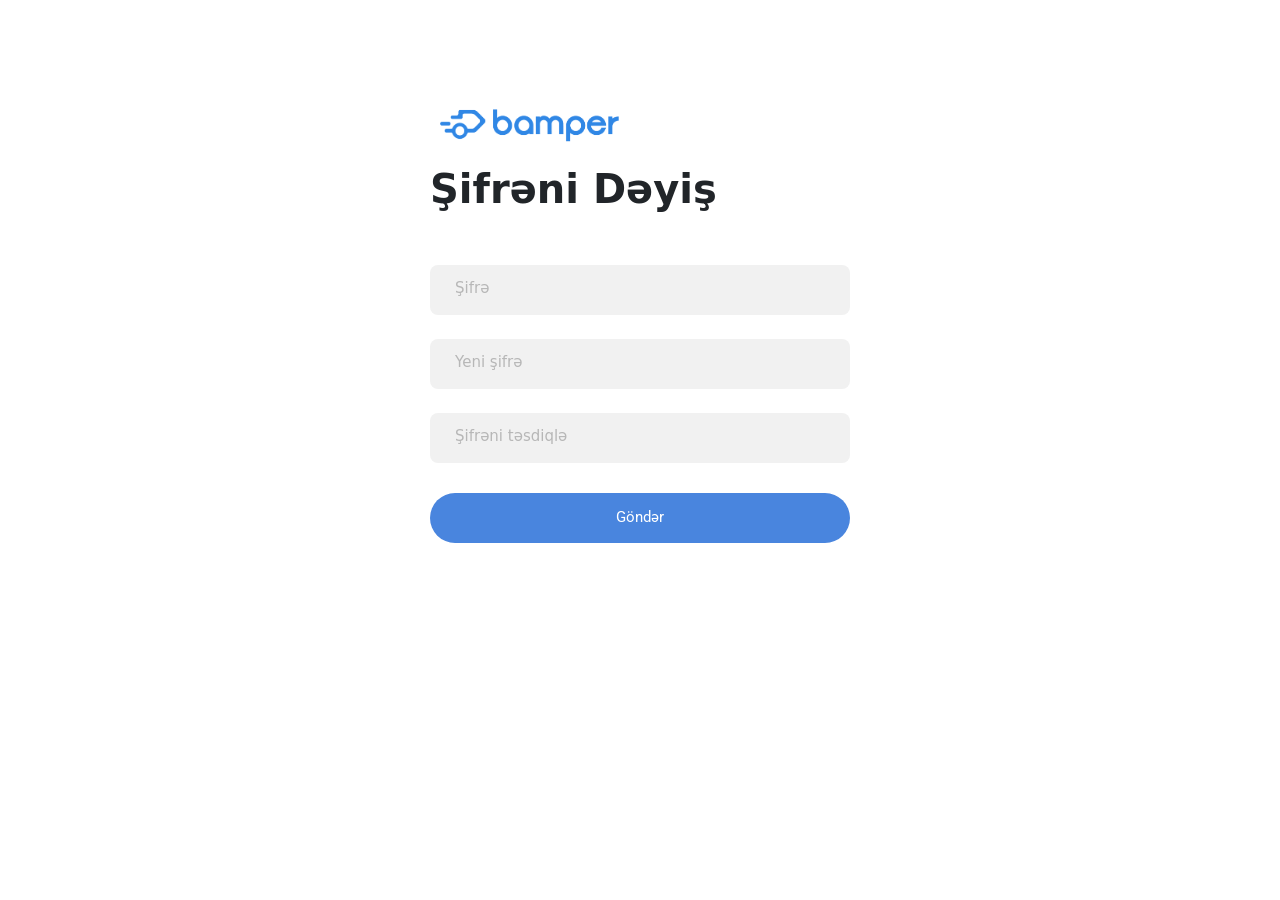
<file: autopart-change-password/change-password.html>
<!DOCTYPE html>
<html lang="en">
<head>
    <meta charset="UTF-8">
    <meta http-equiv="X-UA-Compatible" content="IE=edge">
    <link rel="icon" type="image/x-icon" href="./assets/img/Artboard 6@2x.png">
    <meta name="viewport" content="width=device-width, initial-scale=1.0">
    <link rel="stylesheet" href="./assets/style/style.css">
    <link rel="stylesheet" href="./assets/style/responsive.css">
    <link rel="stylesheet" href="https://cdn.jsdelivr.net/npm/bootstrap@5.2.3/dist/css/bootstrap.min.css"
        integrity="sha384-rbsA2VBKQhggwzxH7pPCaAqO46MgnOM80zW1RWuH61DGLwZJEdK2Kadq2F9CUG65" crossorigin="anonymous">
    <link rel="preconnect" href="https://fonts.googleapis.com">
    <link rel="preconnect" href="https://fonts.gstatic.com" crossorigin>
    <link
        href="https://fonts.googleapis.com/css2?family=Roboto:ital,wght@0,100;0,300;0,400;0,500;0,700;0,900;1,100;1,300;1,400;1,500;1,700;1,900&display=swap"
        rel="stylesheet">
    <title>Bamper | Forgot-Password</title>
</head>
<body>
    <main>
        <section>
            <div id="loginInputContainer">
                <form action="">
                    <div>
                        <img class="autopart-logo" src="./assets/img/smallblue.png" alt="">
                        <h1 class="login-center-text">Şifrəni Dəyiş</h1>
                    </div>
                    <div class="password-text-input">
                        <label for=""><b></b></label><br>
                        <input class="password-input" type="text" placeholder="Şifrə"> <br> <br>
                        <input class="password-input" type="text" placeholder="Yeni şifrə"> <br> <br>
                        <input class="password-input" type="text" placeholder="Şifrəni təsdiqlə">
                    </div>
                    <button class="login-button">Göndər</button>
                </form>  
            </div>
        </section>
    </main>
</body>
</html>
</file>
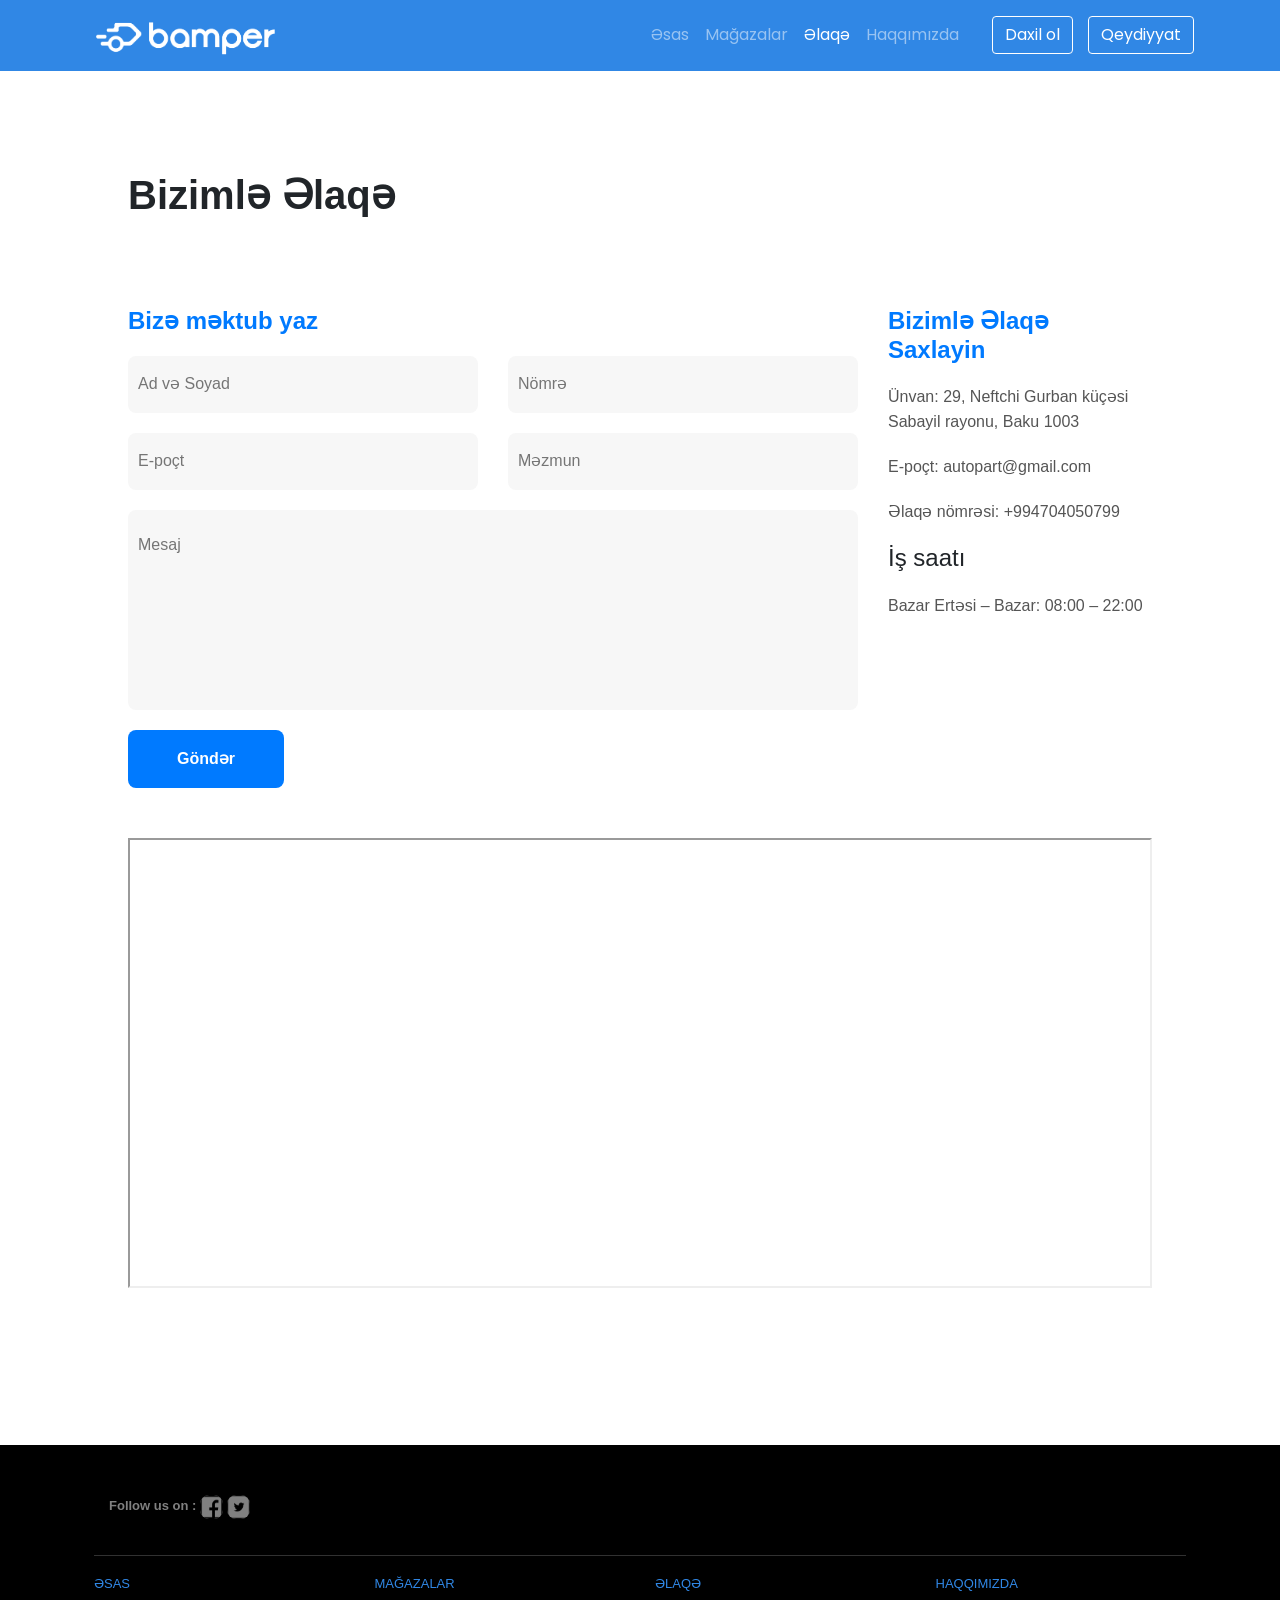
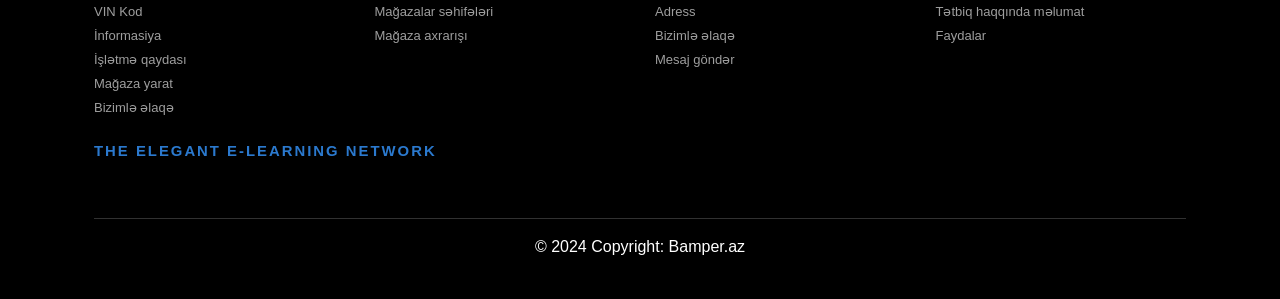
<file: AutoPart-Contact-Page/contact.html>
<!DOCTYPE html>
<html lang="en">
<head>
    <meta charset="UTF-8">
    <meta name="viewport" content="width=device-width, initial-scale=1.0">
    <link rel="stylesheet" href="../style.css">
    <link rel="stylesheet" href="../responsive.css">
    <link rel="stylesheet" href="./assets/style/contact.css">
    <link rel="stylesheet" href="./assets/style/contact-responsive.css">
    <title>Bamper | Contact</title>

    <link rel="preconnect" href="https://fonts.googleapis.com">
<link rel="preconnect" href="https://fonts.gstatic.com" crossorigin>
<link href="https://fonts.googleapis.com/css2?family=Poppins:ital,wght@0,100;0,200;0,300;0,400;0,500;0,600;0,700;0,800;0,900;1,100;1,200;1,300;1,400;1,500;1,600;1,700;1,800;1,900&display=swap" rel="stylesheet">
<link rel="stylesheet" href="https://cdn.jsdelivr.net/npm/bootstrap@4.5.3/dist/css/bootstrap.min.css" integrity="sha384-TX8t27EcRE3e/ihU7zmQxVncDAy5uIKz4rEkgIXeMed4M0jlfIDPvg6uqKI2xXr2" crossorigin="anonymous">
</head>
<body>
  
  <div style="background-color: #3087E5;">
    <nav id="navbar" class="navbar navbar-expand-lg navbar-dark container">
      <a class="navbar-brand" href="../index.html"><img src="./assets/imgs/smallwhite.png" alt=""></a>

      <button class="navbar-toggler" type="button" data-toggle="collapse" data-target="#navbarTogglerDemo01" aria-controls="navbarTogglerDemo01" aria-expanded="false" aria-label="Toggle navigation">
        <span class="navbar-toggler-icon"></span>
      </button>
      <div class="collapse navbar-collapse" id="navbarTogglerDemo01">
        <ul class="navbar-nav ml-auto mt-2 mt-lg-0">
          <li class="nav-item ">
            <a class="nav-link" href="../index.html">Əsas <span class="sr-only">(current)</span></a>
          </li>
          <li class="nav-item">
            <a class="nav-link" href="../autopart-magazine-list-main/autopart-magazine-list.html">Mağazalar</a>
          </li>
          <li class="nav-item  active">
            <a class="nav-link" href="../AutoPart-Contact-Page/contact.html">Əlaqə</a>
          </li>
          <li class="nav-item">
            <a class="nav-link" href="../aboutus.html">Haqqımızda</a>
          </li>
        </ul>
        <form class="form-inline my-2 my-lg-0">
          <button id="btnSignUp" class="btn btn-outline-success my-2 my-sm-0" type="submit"><a href="../autopart-login-main/log-in.html">Daxil ol</a></button>
          <button id="btnSignIn" class="btn btn-outline-success my-2 my-sm-0" type="submit"><a href="../register-html/user-register.html">Qeydiyyat</a></button>
        </form>
      </div>
    </nav>
  </div>
    <main>
        <section>
            <div class='contact_main'>
                <div class="contact-title">
                    <h1>Bizimlə Əlaqə</h1>
                </div>
                <div class='contact_main_container'>
                  <div class="contact_left">
                    <h2 id="contact">Bizə məktub yaz</h2>
                    <div class="name_phone">
                      <input type="text" ' placeholder='Ad və Soyad' />
                      <input type="text" placeholder='Nömrə ' />
                    </div>
                    <div class="name_phone">
                      <input type="email" placeholder='E-poçt' />
                      <input type="text" placeholder='Məzmun' />
                    </div>
                    <input class='message_inp' type="text" placeholder='Mesaj ' />
                    <button class='send_msg_btn'>Göndər</button>
                  </div>
                  <div class="contact_right">
                    <h2>Bizimlə Əlaqə Saxlayin</h2>
                    <p>Ünvan: 29, Neftchi Gurban küçəsi Sabayil rayonu, Baku 1003</p>
                    <p>E-poçt: autopart@gmail.com</p>
                    <p id="phone">Əlaqə nömrəsi: +994704050799</p>
                    <h5>İş saatı</h5>
                    <p>Bazar Ertəsi – Bazar: 08:00 – 22:00</p>
                  </div>
                </div>
                <div id="map"><iframe src="https://www.google.com/maps/embed?pb=!1m18!1m12!1m3!1d192.5301472918587!2d49.83606746568895!3d40.34887219842239!2m3!1f0!2f0!3f0!3m2!1i1024!2i768!4f13.1!3m3!1m2!1s0x40307dde4e9e9a99%3A0x3a901a1b82fab401!2sPASHA%20Technology!5e0!3m2!1sru!2saz!4v1698678818911!5m2!1sru!2saz" style="width: 100%; margin-left: auto; margin-right: auto;" height="450" style="border:0;" allowfullscreen="" loading="lazy" referrerpolicy="no-referrer-when-downgrade"></iframe></div>
              </div>
        </section>
    </main>


    <!-- ///////////footer//////////////// -->
        
      <!-- Footer -->
      <footer  class="footer text-center text-white">
        <!-- Grid container -->
        <div class="container p-4">
          <section class="">
            <form action="">
              <!--Grid row-->
              <div class="row-hr  main-footer " >
                <!--Grid column-->
                <div class="col-auto">
                  <p class="pt-2">
                    <strong class="Follow">Follow us on :</strong>
                    <a href=""><img style class="facebook-img" src="./assets/imgs/facebook (2).png" (2).png alt=""></a>
                    <a href=""><img class="facebook-img" src="./assets/imgs/twitter.png" alt=""></a>
                  </p>
                 
                </div>
                <div class="hr-footer">
                  
      
                </div>
                                
                <!--Grid column-->
      
                <!--Grid column-->
                <div class="col-md-5 col-12">
                  
                </div>
                <!--Grid column-->
      
                <!--Grid column-->
                <div class="col-auto">
                  
                </div>
                <!--Grid column-->
              </div>
              
              <!--Grid row-->
            </form>
          
          </section>
          <!-- Section: Form -->
      
          <!-- Section: Text -->
          
          <!-- Section: Text -->
      
          <!-- Section: Links -->
          <section class="">
            <!--Grid row-->
            <div class="row footer-text ">
              <!--Grid column-->
              <div class="col-lg-3 col-md-6 mb-4 mb-md-0 car-text"mio >
                <h5  class="text-uppercase">Əsas</h5>
      
                <ul  class="list-unstyled ;mb-0">
                  <li>
                    <a href="#header_main_text" class="text">VIN Kod</a>
                  </li>
                  <li>
                    <a href="#title" class="text">İnformasiya</a>
                  </li>
                  <li>
                    <a href="#title2" class="text">İşlətmə qaydası</a>
                  </li>
                  <li>
                    <a href="#title3" class="text">Mağaza yarat</a>
                  </li>
                  <li>
                    <a href="#title4" class="text">Bizimlə əlaqə</a>
                  </li>
      
                  
                </ul>
              </div>
              <!--Grid column-->
      
              <!--Grid column-->
              <div class="col-lg-3 col-md-6 mb-4 mb-md-0">
                <h5 class="text-uppercase">Mağazalar</h5>
      
                <ul class="list-unstyled mb-0">
                  <li>
                    <a href="../autopart-magazine-list-main/autopart-magazine-list.html#mainText" class="text">Mağazalar səhifələri</a>
                  </li>
                  <li>
                    <a href="../autopart-magazine-list-main/autopart-magazine-list.html#searchInput" class="text">Mağaza axrarışı</a>
                  </li>
                </ul>
              </div>
              <div class="col-lg-3 col-md-6 mb-4 mb-md-0">
                <h5 class="text-uppercase">Əlaqə</h5>
      
                <ul class="list-unstyled mb-0">
                  <li>
                    <a href="../AutoPart-Contact-Page/contact.html#map" class="text">Adress</a>
                  </li>
                  <li>
                    <a href="../AutoPart-Contact-Page/contact.html#phone" class="text">Bizimlə əlaqə</a>
                  </li>
                  <li>
                    <a href="../AutoPart-Contact-Page/contact.html#contact" class="text">Mesaj göndər</a>
                  </li>
                </ul>
              </div>
              <!--Grid column-->
      
              <!--Grid column-->
              <div class="col-lg-3 col-md-6 mb-4 mb-md-0">
                <h5 class="text-uppercase">Haqqımızda</h5>
      
                <ul class="list-unstyled mb-0">
                  <li>
                    <a href="../index-result/aboutus.html#welcome" class="text">Tətbiq haqqında məlumat</a>
                  </li>
                  <li>
                    <a href="../index-result/aboutus.html#Driver" class="text">Faydalar</a>
                  </li>
      
                </ul>
              </div>
              <!--Grid column-->
            </div>
            <!--Grid row-->
          </section>
          <!-- Section: Links -->
          <div class="container_top">
            <p class="text-elegant">THE ELEGANT E-LEARNING NETWORK</p>
          </div>
          <div class="text-center p-3" style="background-color: rgba(0, 0, 0, 0.2);">
            © 2024 Copyright:
            <a class="text-white" href="">Bamper.az</a>
          </div>
        </div>
        <!-- Grid container -->
        
      
        
        <!-- Copyright -->
       
        <!-- Copyright -->
      </footer>
      <!-- Footer -->

</body>
</html>
</file>
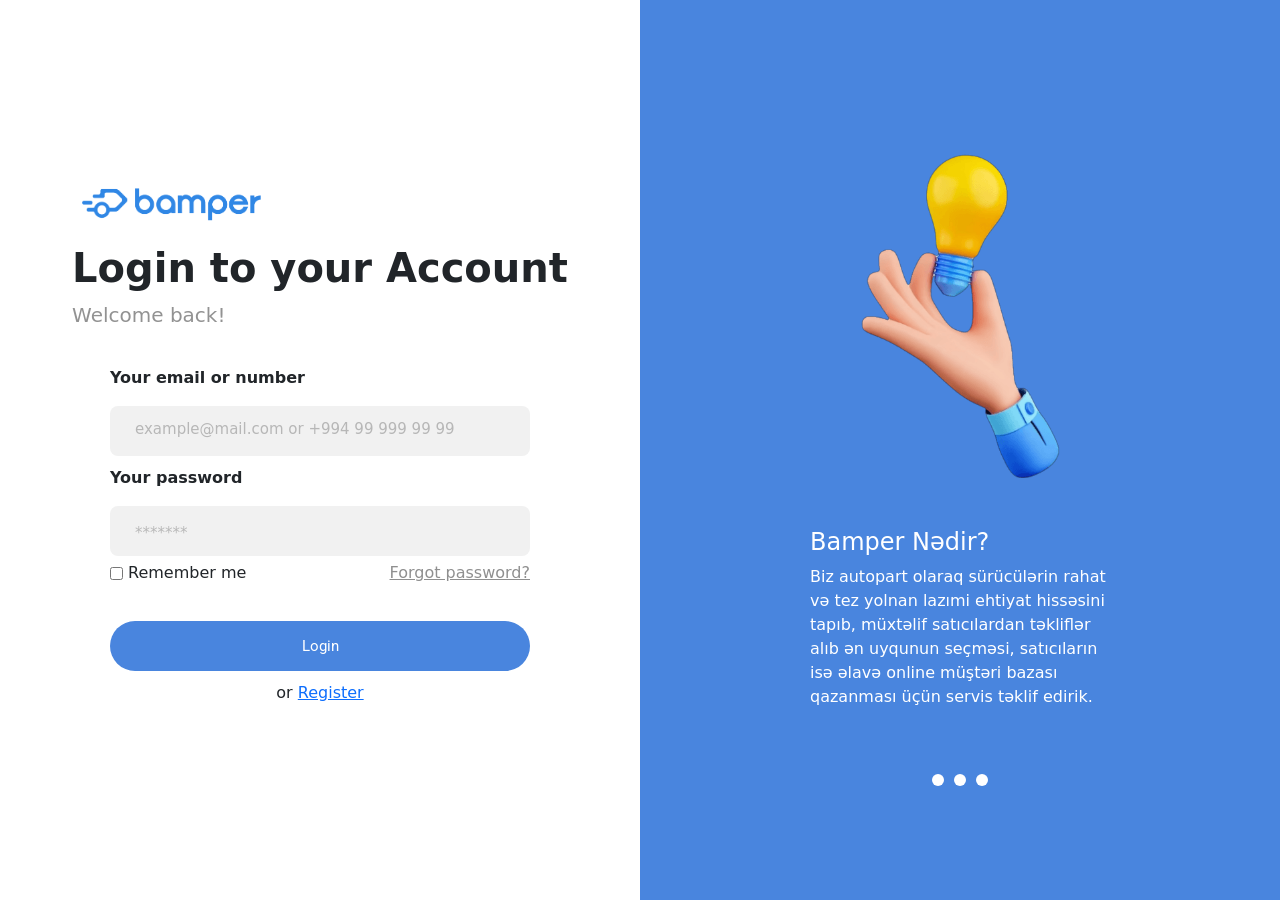
<file: autopart-login-main/log-in.html>
<!DOCTYPE html>
<html lang="en">

<head>
    <meta charset="UTF-8">
    <meta name="viewport" content="width=device-width, initial-scale=1.0">
    <title>Bamper | Login</title>
    <link rel="icon" type="image/x-icon" href="./img/Artboard 6@2x.png">
    <link rel="stylesheet" href="log-in.css">
    <link rel="stylesheet" href="log-in-responsive.css">
    <link rel="stylesheet" href="https://cdn.jsdelivr.net/npm/bootstrap@5.2.3/dist/css/bootstrap.min.css"
        integrity="sha384-rbsA2VBKQhggwzxH7pPCaAqO46MgnOM80zW1RWuH61DGLwZJEdK2Kadq2F9CUG65" crossorigin="anonymous">
    <link rel="preconnect" href="https://fonts.googleapis.com">
    <link rel="preconnect" href="https://fonts.gstatic.com" crossorigin>
    <link
        href="https://fonts.googleapis.com/css2?family=Roboto:ital,wght@0,100;0,300;0,400;0,500;0,700;0,900;1,100;1,300;1,400;1,500;1,700;1,900&display=swap"
        rel="stylesheet">
</head>

<body>
    <header>
        <div class="container-fluid">
            <div class="row">
                <div id="loginInputContainer" class="col-md-6">
                    <div class="logo-text-container">
                        <a href="../index.html"><img class="autopart-logo" src="./img/smallblue.png" alt=""></a>
                        <h1 class="login-center-text">Login to your Account</h1>
                        <p class="welcome-back-text">Welcome back!</p>
                    </div>
                    <div class="email-text-input">
                        <p class="email-text"><b>Your email or number</b></p>
                        <input class="email-input" type="text" placeholder="example@mail.com or +994 99 999 99 99">
                    </div>
                    <div class="password-text-input">
                        <p class="password-text"><b>Your password</b></p>
                        <input class="password-input" type="password" placeholder="*******">
                    </div>
                    <div class="remember-me-or-forget-password">
                        <div class="remember-me">
                            <input type="checkbox">
                            <p>Remember me</p>
                        </div>
                        <a href="#">Forgot password?</a>
                    </div>
                    <button class="login-button">Login</button>
                    <p class="register-click">or <a href="#">Register</a></p>
                </div>
                <div id="loginSliderContainer" class="col-md-6">
                    <div class="slider-container">
                        <div class="slider">
                            <div class="slide slide1">
                                <img class="slide-img about-autopart" src="./img/[removal.ai]_d2257089-9ec1-41bd-b066-d3e25f9bc0df-screenshot-35.png" alt="">
                                <h4>Bamper Nədir?</h4>
                                <p>Biz autopart olaraq sürücülərin rahat və tez yolnan lazımi ehtiyat hissəsini tapıb,
                                    müxtəlif satıcılardan təkliflər alıb ən uyqunun seçməsi, satıcıların isə əlavə
                                    online müştəri bazası qazanması üçün servis təklif edirik.</p>
                            </div>
                            <div class="slide slide2">
                                <img class="slide-img"  src="./img/[removal.ai]_671459a6-2d19-489c-a404-18356b1854ca-screenshot-39.png" alt="">
                                <h4>Bamper-da satıcı olmağın faydaları:</h4>
                                <p>Pulsuz mağaza yaradmaq imkanı
                                    Limitsiz təkliflər göndərmək imkanı
                                    Onlayn müştəri bazası qazan.</p>
                            </div>
                            <div class="slide slide3">
                                <img class="slide-img"  src="./img/[removal.ai]_e33a9157-0dad-4698-8ec0-b126193dfa33-screenshot-37.png" alt="">
                                <h4>Bamper-da alıcı olmağın faydaları:</h4>
                                <p>Artıq mağazaları gəzməyə ehtiyac yoxdur
                                    Ən uyğun razılaşma ilə lazım olan hissəni tapın
                                    Böyük çeşid sayı,fərqli satıcılardan hamısı bir platformada.</p>
                            </div>
                        </div>
                        <div class="controls">
                            <button class="slide-button" data-slide-index="1"></button>
                            <button class="slide-button" data-slide-index="2"></button>
                            <button class="slide-button" data-slide-index="3"></button>
                        </div>
                    </div>
                </div>
            </div>
        </div>
    </header>
    <script src="log-in.js"></script>
    <script src="https://cdn.jsdelivr.net/npm/bootstrap@5.2.3/dist/js/bootstrap.min.js"
        integrity="sha384-cuYeSxntonz0PPNlHhBs68uyIAVpIIOZZ5JqeqvYYIcEL727kskC66kF92t6Xl2V"
        crossorigin="anonymous"></script>
</body>

</html>
</file>
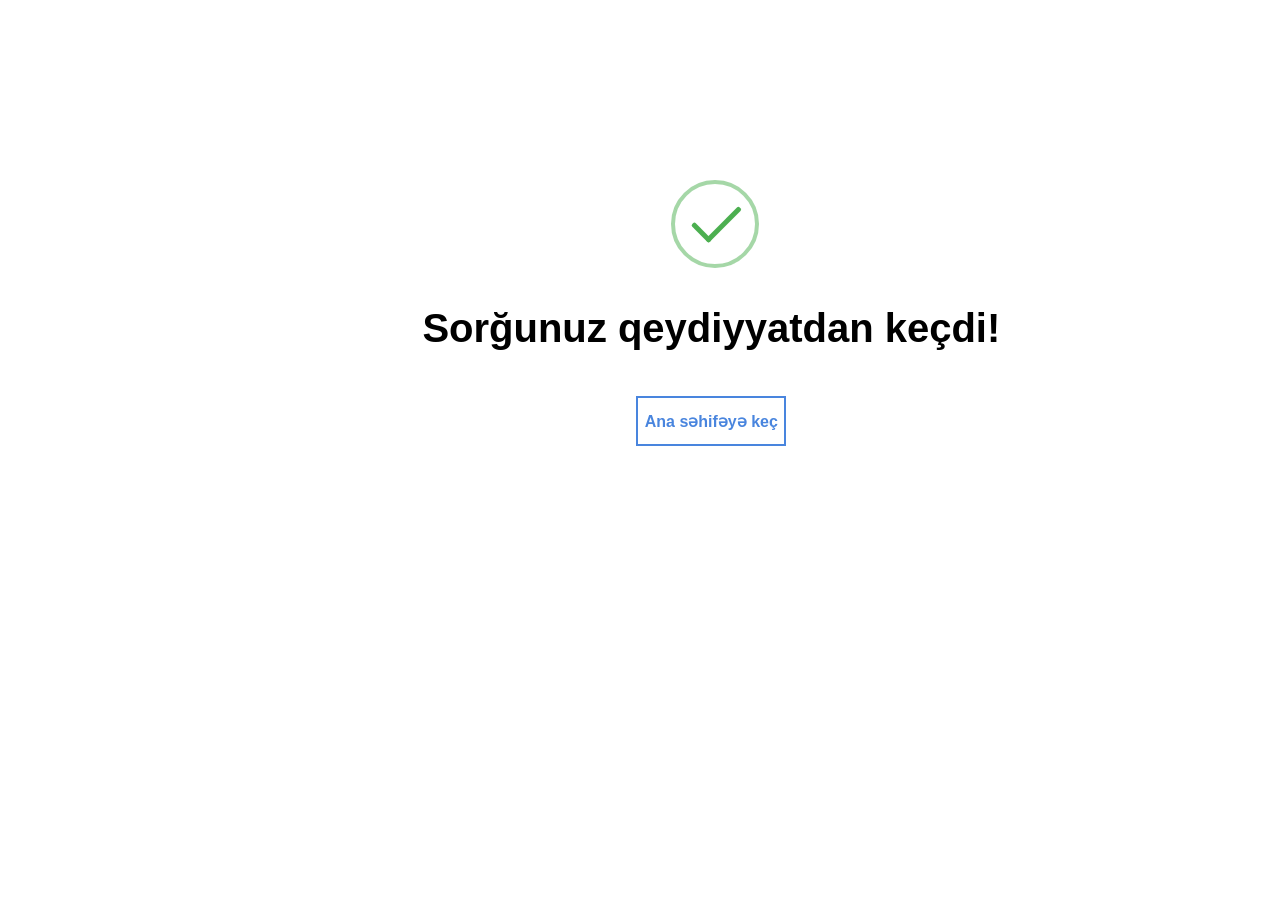
<file: bamper-success-page/success.html>
<!DOCTYPE html>
<html lang="en">
<head>
    <meta charset="UTF-8">
    <meta http-equiv="X-UA-Compatible" content="IE=edge">
    <meta name="viewport" content="width=device-width, initial-scale=1.0">
    <link rel="stylesheet" href="./success.css">
    <title>Document</title>
</head>
<body>
    <div class="alert-popup-container">
        <div class="success-checkmark">
          <div class="check-icon">
            <span class="icon-line line-tip"></span>
            <span class="icon-line line-long"></span>
            <div class="icon-circle"></div>
            <div class="icon-fix"></div>
          </div>
        </div>
        <div class="alert-popup-title"></div>
        <div class="alert-popup-message">
          Sorğunuz qeydiyyatdan keçdi!
        </div>
        <div class="alert-popup-confirm">
            <button onclick="navigateToHomePage()">Ana səhifəyə keç</button>
        </div>
      </div>

    <script src="./success.js"></script>
</body>
</html>
</file>
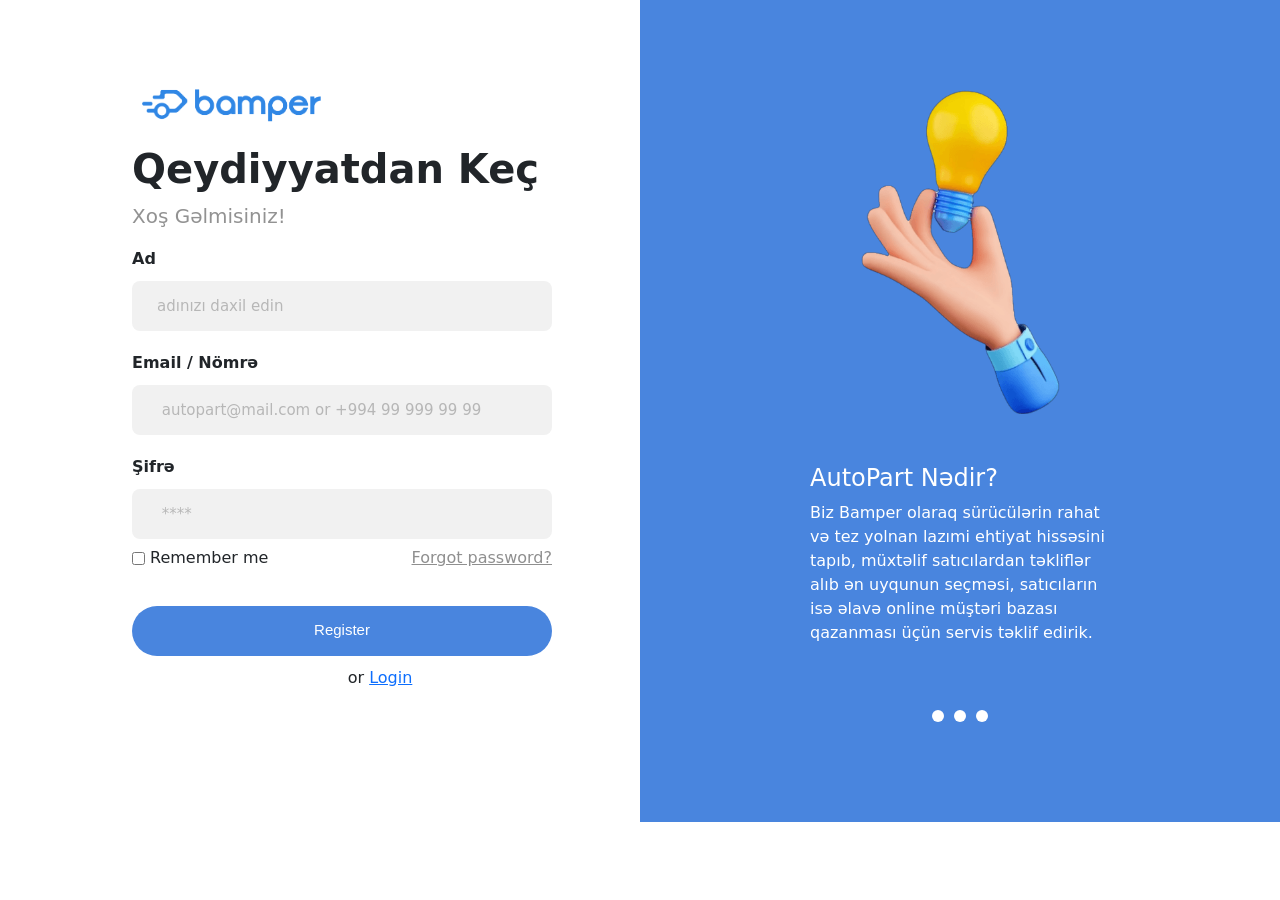
<file: register-html/user-register.html>
<!DOCTYPE html>
<html lang="en">
<head>
    <meta charset="UTF-8">
    <meta name="viewport" content="width=device-width, initial-scale=1.0">
    <title>AutoPart | Register</title>
    <link rel="stylesheet" href="register-resp.css">
    <link rel="stylesheet" href="register.css">

    <link href="https://cdn.jsdelivr.net/npm/bootstrap@5.0.2/dist/css/bootstrap.min.css" rel="stylesheet" integrity="sha384-EVSTQN3/azprG1Anm3QDgpJLIm9Nao0Yz1ztcQTwFspd3yD65VohhpuuCOmLASjC" crossorigin="anonymous">

    <link rel="icon" type="image/x-icon" href="./img/Artboard 6@2x.png">
</head>
<body>
    <header>

        <div class="container-fluid">
            <div class="row">
                <div  class="col-md-6">
                    <div class="logininput">
                        <form action="" class="reg-login-form">
                            <a href="../index.html"><img style="width: 200px;" class="autopart-logo" src="./img/smallblue.png" alt=""></a>
                            <h1 class="login-center-text">Qeydiyyatdan Keç</h1>
                            <p class="welcome-back-text">Xoş Gəlmisiniz!</p>

                            <div class="full-name">
                                <label for=""><b>Ad</b></label><br>
                                <input type="text" class="email-input" placeholder="adınızı daxil edin" >
                            </div>

                            <div  class="email">
                                <label for=""><b>Email / Nömrə</b></label><br>
                                <input type="text" class="email-input" placeholder=" autopart@mail.com or +994 99 999 99 99">
                            </div>

                            <div class="email">
                                <label for=""><b>Şifrə </b></label><br>
                                <input type="password" class="email-input" placeholder=" **** ">
                            </div>

                            <div class="remember-me-or-forget-password">
                                <div class="remember-me">
                                    <input type="checkbox">
                                    <p>Remember me</p>
                                </div>
                                <a href="#">Forgot password?</a>
                            </div>
                            <button class="login-button register">Register</button>
                            <p style="text-align: center;" class="register-click">or <a href="#">Login</a></p>
                        </form>

                    </div>
                </div>



                <div id="loginSliderContainer" class="col-md-6">
                    <div class="slider-container">
                        <div class="slider">
                            <div class="slide slide1">
                                <img class="slide-img about-autopart" src="./img/[removal.ai]_d2257089-9ec1-41bd-b066-d3e25f9bc0df-screenshot-35.png" alt="">                                <h4>AutoPart Nədir?</h4>
                                <p>Biz Bamper olaraq sürücülərin rahat və tez yolnan lazımi ehtiyat hissəsini tapıb,
                                    müxtəlif satıcılardan təkliflər alıb ən uyqunun seçməsi, satıcıların isə əlavə
                                    online müştəri bazası qazanması üçün servis təklif edirik.</p>
                            </div>
                            <div class="slide slide2">
                                <img class="slide-img"  src="./img/[removal.ai]_671459a6-2d19-489c-a404-18356b1854ca-screenshot-39.png" alt="">
                                <h4>Bamper-da satıcı olmağın faydaları:</h4>
                                <p>Pulsuz mağaza yaradmaq imkanı
                                    Limitsiz təkliflər göndərmək imkanı
                                    Onlayn müştəri bazası qazan.</p>
                            </div>
                            <div class="slide slide3">
                                <img class="slide-img"  src="./img/[removal.ai]_e33a9157-0dad-4698-8ec0-b126193dfa33-screenshot-37.png" alt="">
                                <h4>Bamper-da alıcı olmağın faydaları:</h4>
                                <p>Artıq mağazaları gəzməyə ehtiyac yoxdur
                                    Ən uyğun razılaşma ilə lazım olan hissəni tapın
                                    Böyük çeşid sayı,fərqli satıcılardan hamısı bir platformada.</p>
                            </div>
                        </div>
                        <div class="controls">
                            <button class="slide-button" data-slide-index="1"></button>
                            <button class="slide-button" data-slide-index="2"></button>
                            <button class="slide-button" data-slide-index="3"></button>
                        </div>
                    </div>
                </div>
            </div>
        </div>
        
    </header>




<script src="register.js"></script>

<script src="https://cdn.jsdelivr.net/npm/bootstrap@5.0.2/dist/js/bootstrap.bundle.min.js" integrity="sha384-MrcW6ZMFYlzcLA8Nl+NtUVF0sA7MsXsP1UyJoMp4YLEuNSfAP+JcXn/tWtIaxVXM" crossorigin="anonymous"></script>
<script src="https://cdn.jsdelivr.net/npm/@popperjs/core@2.9.2/dist/umd/popper.min.js" integrity="sha384-IQsoLXl5PILFhosVNubq5LC7Qb9DXgDA9i+tQ8Zj3iwWAwPtgFTxbJ8NT4GN1R8p" crossorigin="anonymous"></script>
<script src="https://cdn.jsdelivr.net/npm/bootstrap@5.0.2/dist/js/bootstrap.min.js" integrity="sha384-cVKIPhGWiC2Al4u+LWgxfKTRIcfu0JTxR+EQDz/bgldoEyl4H0zUF0QKbrJ0EcQF" crossorigin="anonymous"></script>

</body>
</html>
</file>
<file: autopart-change-password/assets/style/style.css>
* {
    margin: 0;
    padding: 0;
    box-sizing: border-box;
  }
  
  body {
    font-family: 'Roboto', sans-serif;
  }
    
  :root {
    --blue: rgb(73, 133, 222);
    --white: #fff;
    --black: #333;
    --grey: #e4e3e3;
    --grey2: #8f8f8f;
    --shadow: #929292;
  }

  main {
    width: 100%;
    height: 100vh;
  }

  section {
    width: 100%;
    height: 100vh;
}
  
  #loginInputContainer {
    align-items: center;
    display: flex;
    flex-direction: column;
    justify-content: center;
    padding-top: 100px;
  }

  .autopart-logo {
    width: 200px;
  }
  
  .login-center-text {
    font-size: 40px;
    font-weight: 700;
    padding-top: 20px;
  }
  
  .welcome-back-text {
    font-size: 20px;
    color: var(--shadow);
  }
  
  .password-text-input {
    padding-top: 20px;
    padding-bottom: 10px;
  }

  label {
    margin-bottom: 8px;
  }
  
  .password-input {
    width: 420px;
    height: 50px;
    border-radius: 8px;
    border: none;
    background-color: rgb(241, 241, 241);
    outline: none;
    padding-left: 25px;
    font-size: 15px;
  }

  .password-input{
    padding-bottom: 3px;
  }
  
  
  .password-input::placeholder{
    color: #b7b7b7;
  }
    
  .login-button {
    width: 420px;
    height: 50px;
    border-radius: 25px;
    outline: none;
    border: none;
    margin-top: 20px;
    background-color: var(--blue);
    color: var(--white);
    font-family: 'Roboto', sans-serif;
    font-size: 15px;
    margin-bottom: 10px;
  }
</file>
<file: autopart-change-password/assets/style/responsive.css>
@media screen and (max-width: 449px) {

    input, button {
        max-width: 320px;
    }
}

@media (min-width: 320px) and (max-width: 449px) {

    input, button {
        max-width: 290px;
    }
}

@media screen and (max-width: 320px) {

    input, button {
        max-width: 265px;
    }
}

/* @media (min-width: 280px) and (max-width: 359px) {

    input, button {
        max-width: 260px;
    }
} */
</file>
<file: style.css>
*{
    margin: 0;
    padding: 0;
    box-sizing: border-box;
}
body{
    font-size: 20px;
    font-family: 'Poppins', sans-serif;
}
:root{
    --blue:rgb(73, 133, 222);
    --white: #fff;
    --black: #000;
    --grey:#f1f1f1;
    --shadow:#929292;
}
header{
    width: 100%;
    height: 80vh;
}
.navbar-nav{
    margin-left: auto;
    padding-right: 25px;
}
#navbar {
    width: 100%;
    font-family: 'Poppins', sans-serif;
    z-index: 1;
    background-color: var(--white);
    
    background: transparent;

}

.navbar-brand img{
    width: 200px;
}
#btnSignUp, #btnSignIn{
    border: 1px solid var(--white);
    color: var(--white);
    font-family: 'Poppins', sans-serif;
}

#btnSignUp a, #btnSignIn a{
    text-decoration: none;
    color: white;
}

#btnSignUp{
    margin-right: 15px;
}

#btnSignUp:hover,
#btnSignIn:hover {
    background-color: var(--white);
}

#btnSignUp:hover a,
#btnSignIn:hover a {
    text-decoration: none;
    color: var(--blue);
    transition: 0.5s;
}

.header_main{
    background-image: url(./img/background1-removebg.png);
    background-repeat: no-repeat;
    background-size: cover;
    background-position: top;
    height: 130vh;
}
.header_main_text_h1, .header_main_text_p{
    color: var(--white);
    text-align: center;
    margin-top: 10px;
}
.header_main_text_p{
    font-size: 22px;
}
.check-icon {
    width: 14px;
    margin-top: -5px;
}
.header_main_text_h1{
    font-size: 60px;
    font-weight: 700;
}
 .main_right_container p, .main_table td{
    font-size: 120%;
}
.search_and_select, .header_search_input{
    width: 606px;
}
.search_and_select{
    margin-left: auto;
    margin-right: auto;
    margin-top: 40px;
}
.header_search_input {
    height: 50px;
    background-color: var(--white);
    border-radius: 8px;
    display: flex;
    align-items: center;  
}
.header_search_input input{
    height: 50px;
    width: 550px;
    background: none;
    border: none;
    font-family: 'Poppins', sans-serif;
    /* font-size: 110%; */
    padding-left: 25px;
    outline: none;
    
}
.vin_filter_btn{
    margin-top: 10px;
    width: 170px;
    border: none;
    background: none;
    font-family: 'Poppins', sans-serif;
    color: var(--white);
    margin-bottom: 40px;
    outline: none !important;
}
.btn-container {
    text-align: end;
}
.vin_filter_btn:hover{
   background-color: var(--white);
    color: var(--blue);
    border-radius: 8px; 
    transition: 0.5s;
}

#headerFilters{
  transition: opacity 0.8s ease-in-out;  
}

.header_option{
    font-family: 'Poppins', sans-serif;
    color: var(--black);
    border: none;
    background: none;
}

.visible {
    color: var(--white);
    font-size: 16px;
    display: flex;
    gap: 20px;
    opacity: 1;
    max-height: 1000px;
    overflow: visible;
    transition: opacity 0.8s ease-in-out, max-height 0.8s ease-in-out;
    justify-content: center;
}

.hidden {
    opacity: 0;
    max-height: 0;
    overflow: hidden;
    transition: opacity 0.8s ease-in-out, max-height 0.8s ease-in-out;
}
.filter_mark, .filter_model, .filter_type{
    width: 180px;
    height: 50px;
    border-radius: 8px;
    border: none;
    font-family: 'Poppins', sans-serif;
    padding-left: 10px;
    padding-right: 10px;
    font-size: 120%;
    color: var(--shadow);
}
.filter_model, .filter_type{
    margin-left: 25px;
}




/* ///////footer//////// */
.footer{
    background-color: #000;
    z-index: 0;
    margin-top: 100px;
}

.Follow{
    color: grey;
    font-size: 13px;
}

.row-hr{
    display: flex;
    -ms-flex-wrap: wrap;
    flex-wrap: wrap;
    margin-top: 18px;
}
.facebook-img{
    width: 23px;
    height: 24px;
    background-color: grey;
    border-radius: 9px;   
}
.facebook-img:hover{
   background-color: rgb(188, 188, 188);
}
.pt-2{
    color: grey; 
    font-size: 13px;
}
.text-uppercase{
    color:#026f0abf; 
}
.text{
    color: #9e9e9e;
    text-decoration: none;
    font-size: 13px;
}

.text:hover {
    color: #ffffff;
    text-decoration: none;
}
.main-footer{
    justify-content: space-between;
    max-width: 90%;
    margin-left: auto;
   margin-right: auto;
    border-bottom: 1px solid #fff; 
}
.footer-text{
    text-align: left; 
    padding-top: 20px;
    margin-right: -64px;
    margin-left: 68px;
}

.hr-footer{
    margin-left: auto;
    margin-right: auto;
    border-top: 1px solid #fff; 
}
svg {
    width: 135px;
    height: 50px;
}
.text-toptests{
    text-decoration: none;
    color: #9e9e9e;
    font-family: npr4logo;
    font-weight: normal;
    font-style: normal;
    text-transform: lowercase;
    letter-spacing: 1px;
    font-size: 22px;
}
.text-toptests:hover{
    color: #ffffff;
    text-decoration: none;
}
.text-elegant{
    color: #03940c;
    font-weight: 600;
    opacity: .9;
    font-size: .93rem;
    letter-spacing: 2px;
    padding-top: 5px;
    text-transform: uppercase;
}
.container_top{
    max-width: 90%;
    margin-left: auto;
    margin-right: auto;
    border-bottom: 1px solid #9e9e9e;
    padding-bottom: 40px;   
}
.col-auto{
    display: flex; 
    align-items: center;
    padding-bottom: 20px;
}
.list-unstyled{
    text-align: left;
}



/* ////////////////////////footer//////////////////////// */


.footer{
    background-color: #000;
    z-index: 1;
}

.Follow{
    color: grey;
    font-size: 13px;
}

.row-hr{
    display: flex;
    -ms-flex-wrap: wrap;
    flex-wrap: wrap; 
    margin-top: 18px;
}

.facebook-img{
    width: 23px;
    height: 24px;
    background-color: grey;
    border-radius: 9px;
    
}

.facebook-img:hover{
   background-color: rgb(188, 188, 188);
}

.pt-2{
    color: grey; 
    font-size: 13px;
}

.text-uppercase{
    color:#3087e5;
    font-size: 13px; 
}

.text{
    color: #9e9e9e;
    text-decoration: none;
    font-size: 13px;
}

.text:hover {
    color: #ffffff;
    text-decoration: none;
}


.main-footer{
    justify-content: space-between;
    max-width: 100%;
    margin-left: auto;
    margin-right: auto;
    border-bottom: 1px solid #313131 

}

.hr-footer{
    margin-left: auto;
    margin-right: auto;
    border-top: 1px solid #9e9e9e; 
}


svg {
    width: 135px;
    height: 50px;
}


.text-toptests{
    text-decoration: none;
    color: #9e9e9e;
    font-family: npr4logo;
    font-weight: normal;
    font-style: normal;
    text-transform: lowercase;
    letter-spacing: 1px;
    font-size: 22px;
}

.text-toptests:hover{
    color: #ffffff;
    text-decoration: none;
}


.text-elegant{
    color: #3087e5;
    font-weight: 600;
    opacity: .9;
    font-size: .93rem;
    letter-spacing: 2px;
    padding-top: 5px;
    text-transform: uppercase;
}


.container_top{
    max-width: 100%;
    margin-left: auto;
    margin-right: auto;
    border-bottom: 1px solid #313131;
    padding-bottom: 40px;
    text-align: left;
    
}

.col-auto{
    display: flex; 
    align-items: center;
    padding-bottom: 20px;
}

.list-unstyled{
    text-align: left;
}

.footer {
    z-index: 0;
}

/* /////////////////////////main_container//////////////////// */

.shadow-container{
    margin-top: -35px;
    max-width: 75%;
    height: 0 auto;
    margin-left: auto;
    margin-right: auto;
    box-shadow: rgba(0, 0, 0, 0.24) 0px 3px 8px;
    border-radius: 32px;
    background-color: white;
}

.title{
    margin-bottom: 0.6em;
    color: #111;
    font-weight: 800;
    /* font-size: 21px; */
}

.div-table{
    background-color: #f3f5f5;
    border: 1px solid #f3f5f5;
    padding: 10px 0 10px 10px;
    margin: 0 0 10px 20px;
    border-radius: 3px;
    /* width: 43% !important; */
    float: right;
    margin-left: 1px;
    
    
}

td{
    font-size: 13px;
    color: #333;
    font-weight: 400;
    -webkit-font-smoothing: antialiased;
    line-height: 2.0;
    vertical-align: top;

}


th{
    font-size: 15px;
    font-family: "proxima-nova",sans-serif;
}


.main-text{
    padding: 50px;
    margin-top: -5px;

}



.text-title{
    font-family: "proxima-nova",sans-serif;
    box-sizing: inherit;
    font-size: 19px;
    font-weight: 200;
    color: #333333;
    /* padding-left: 20px; */
}

.car-png{
    width: 88% !important;
    height: auto !important;
    margin-left: 0 !important;
    margin-right: 0 !important;
    transition: opacity .3s;
   
}

.img-div{
    /* text-align: center; */
    margin-top: -18px;
    padding: 40px;
}


.next-title{
    font-size: 19px;
    font-weight: 400;
    color: #333333;
    font-family: "proxima-nova",sans-serif;
}


.main-next{
    padding: 50px;
    
}



.main-next2{
    padding: 50px;
    margin-top: -75px;
}

@media screen and (max-width:427px){
    .div-table{
        float: none !important;
      
    }
    
   
}

.vin-menu{
    background-color: #007aff;
    border-radius: 20px;
    width: 55px;
    height: 55px;
    padding: 12px;
}

.vin-menu-green{
    background-color: #4cd964;
    border-radius: 20px;
    width: 55px;
    height: 55px;
    padding: 14px;
}

.vin-menu-img{
    width: 31px;
}

.check-img{
    width: 27px;
    
}

.vin-menu-h3{
    font-size: 22px;
    line-height: 1.25;
    font-weight: 700;
    margin: 0 0 4px;
    margin-top: 20px;
}

.vin-menu-p{
    font-size: 19px;
    line-height: 1.5;
}


.svg-check{
    width: 24px;
    height: 23px;
    margin-right: 10px;
    margin-top: -3px;
}


.mağaza-btn{
    border: none;
    outline: none !important;
    background-color: #3087e5;
    color: #fff;
    padding: 10px 35px;
    border-radius: 10px;
    font-size: 20px;
}

.contact-name-input {
    border: none;
    outline: none;
    background-color: rgb(241,241,241);
    padding: 15px;
    border-radius: 10px;
    width: 50%;
}

.contact-name-input::placeholder {
    color: #b7b7b7;
}

.contact-name-textarea {
    border: none;
    outline: none;
    background-color: rgb(241,241,241);
    padding: 15px;
    border-radius: 10px;
    width: 50%;
}

.contact-name-textarea::placeholder {
    color: #b7b7b7;
}

.contact-btn {
    border: none;
    outline: none;
    padding: 15px;
    background-color: #3087e5;
    color: white;
    border-radius: 10px;
    width: 30%;
    font-size: 18px;
}
</file>
<file: responsive.css>
@media (min-width: 360px) and (max-width: 767px) {
    header {
        height: 64vh;
    }
    .search_and_select {
        width: 100%;
    }
    .search_and_select ,.header_search_input {
        width: 90%;
        margin-right: auto;
        margin-left: auto;
    }
    .visible {
        display: inline;
        text-align: center;
    }
    .header_main_text_h1 {
        font-size: 32px;
        width: 97%;
    }
    .header_main_text_p {
        font-size: 16px;
    }
    .shadow-container {
        margin-top: 159px;
        max-width: 90%;
    }
    .main-text , .main-next, .main-next2 {
        padding: 20px;
        margin-top: -40px;
    }
    .car-png{
        width: 100% !important;
        padding: 20px;
    }
    .hidden {
        display: none !important;
    }
    .filter_model, .filter_type {
        margin: 0;
    }
    .filters {
        display: flex;
        flex-direction: column;
        align-items: center;
    }
    .filter-item {
        margin-bottom: 10px;
    }
    #navbar {
        position: fixed;
        background-color: rgb(67,147,234) !important;
    }
    .header-inner {
        padding-top: 120px !important;
    }
    .header_search_input {
        padding-right: 20px;
    }
    .search-icon {
        width: 35px !important;
    }
    .img-div{
        padding: 40px 0;
        
    }
    .contact-name-input {
        width: 90%;
    }
    .contact-name-textarea {
        width: 90%;
    }
    .contact-btn {
        width: 90%;
    }

    .car-logo-img{
        margin-top: 125px;
    }

    .mark-model-name{
        margin-top: 35px;
    }

    .main{
        margin-top: 55px;
    }
    .search-icon {
        width: 20px !important;
    }

    .car-info{
        padding: 30px !important;
    }

    .create-request{
        width: 70% !important;
    }

    

    
}

/* @media (min-width: 768px) and (max-width: 841px) {} */
</file>
<file: AutoPart-Contact-Page/assets/style/contact.css>
* {
    margin: 0;
    padding: 0;
    box-sizing: border-box;
}

.body{
    font-family: 'Poppins', sans-serif;
}



.navbar-nav{
    margin-left: auto;
    padding-right: 25px;
}

#btnSignUp a, #btnSignIn a{
    text-decoration: none;
    color: white;
}

#btnSignUp a:hover, #btnSignIn a:hover{
    text-decoration: none;
    color: var(--blue);
    transition: 0.5s;
}
#navbar {
    width: 100%;
    font-family: 'Poppins', sans-serif;
    z-index: 1;
    background-color: var(--blue);
    background: transparent;
}
/* .nav-link, #btnSignUp, #btnSignIn{
    font-size: 120%;
} */
.navbar-brand img{
    width: 200px;
}
#btnSignUp, #btnSignIn{
    border: 1px solid var(--white);
    color: var(--white);
    font-family: 'Poppins', sans-serif;
}
#btnSignUp{
    margin-right: 15px;
}

#btnSignUp:hover, #btnSignIn:hover{
    background-color: var(--white);
    color: var(--blue);
}

.contact-title {
    max-width: 60%;
    margin-left: auto;
    margin-right: auto;
    padding-top: 100px;
}

.contact-title h1 {
    font-size: 40px;
    font-weight: 700;
    /* color: #007AFF; */
}

.contact_left h2 {
    font-size: 24px;
    font-weight: 700;
    margin-bottom: 20px;
    color: #007AFF;
}

.name_phone {
    display: flex;
    justify-content: space-between;
    gap: 30px;
    margin-top: 20px;
}

.name_phone input {
    width: 350px;
    height: 57px;
    padding-left: 10px;
    border: none;
    background: #f7f7f7;
    color: #555555;
    outline: none;
    border-radius: 8px;
}

.message_inp {
    width: 100%;
    height: 200px;
    background: #f7f7f7;
    padding-left: 10px;
    border: none;
    margin-top: 20px;
    outline: none;
    padding-bottom: 130px;
    border-radius: 8px;
}

.send_msg_btn {
    width: 156px;
    height: 58px;
    border: none;
    background-color: #cc2121;
    color: #ffffff;
    font-size: 16px;
    font-weight: 700;
    margin-top: 20px;
    border-radius: 8px;
    background-color: #007AFF;
    cursor: pointer;
}

.contact_main_container {
    max-width: 60%;
    margin-left: auto;
    margin-right: auto;
    display: flex;
    justify-content: space-between;
    gap: 30px;
    padding-top: 80px;
}

#map {
    max-width: 60%; 
    margin-left: auto; 
    margin-right: auto; 
    padding-top: 50px; 
    padding-bottom: 50px;
}

.contact_right {
    width: 370px;
}

.contact_right h2 {
    font-size: 24px;
    font-weight: 700;
    margin-bottom: 20px;
    color: #007AFF;
}

.contact_right p {
    margin-top: 20px;
    font-size: 16px;
    font-weight: 400;
    color: #555555;
    line-height: 25px;
}

.contact_right h5 {
    font-size: 24px;
    font-weight: 500;
    margin-top: 20px;
}



/* ///////footer//////// */
.footer{
    background-color: #000;
    z-index: 0;
    margin-top: 100px;
}

.Follow{
    color: grey;
    font-size: 13px;
}

.row-hr{
    display: flex;
    -ms-flex-wrap: wrap;
    flex-wrap: wrap;
    margin-top: 18px;
}
.facebook-img{
    width: 23px;
    height: 24px;
    background-color: grey;
    border-radius: 9px;   
}
.facebook-img:hover{
   background-color: rgb(188, 188, 188);
}
.pt-2{
    color: grey; 
    font-size: 13px;
}
.text-uppercase{
    color:#026f0abf; 
}
.text{
    color: #9e9e9e;
    text-decoration: none;
    font-size: 13px;
}

.text:hover {
    color: #ffffff;
    text-decoration: none;
}
.main-footer{
    justify-content: space-between;
    max-width: 90%;
    margin-left: auto;
   margin-right: auto;
    border-bottom: 1px solid #fff; 
}
.footer-text{
    text-align: left; 
    padding-top: 20px;
    margin-right: -64px;
    margin-left: 68px;
}

.hr-footer{
    margin-left: auto;
    margin-right: auto;
    border-top: 1px solid #fff; 
}
svg {
    width: 135px;
    height: 50px;
}
.text-toptests{
    text-decoration: none;
    color: #9e9e9e;
    font-family: npr4logo;
    font-weight: normal;
    font-style: normal;
    text-transform: lowercase;
    letter-spacing: 1px;
    font-size: 22px;
}
.text-toptests:hover{
    color: #ffffff;
    text-decoration: none;
}
.text-elegant{
    color: #03940c;
    font-weight: 600;
    opacity: .9;
    font-size: .93rem;
    letter-spacing: 2px;
    padding-top: 5px;
    text-transform: uppercase;
}
.container_top{
    max-width: 90%;
    margin-left: auto;
    margin-right: auto;
    border-bottom: 1px solid #9e9e9e;
    padding-bottom: 40px;   
}
.col-auto{
    display: flex; 
    align-items: center;
    padding-bottom: 20px;
}
.list-unstyled{
    text-align: left;
}



/* ////////////////////////footer//////////////////////// */


.footer{
    background-color: #000;
    z-index: 1;
}

.Follow{
    color: grey;
    font-size: 13px;
}

.row-hr{
    display: flex;
    -ms-flex-wrap: wrap;
    flex-wrap: wrap; 
    margin-top: 18px;
}

.facebook-img{
    width: 23px;
    height: 24px;
    background-color: grey;
    border-radius: 9px;
    
}

.facebook-img:hover{
   background-color: rgb(188, 188, 188);
}

.pt-2{
    color: grey; 
    font-size: 13px;
}

.text-uppercase{
    color:#3087e5;
    font-size: 13px; 
}

.text{
    color: #9e9e9e;
    text-decoration: none;
    font-size: 13px;
}

.text:hover {
    color: #ffffff;
    text-decoration: none;
}


.main-footer{
    justify-content: space-between;
    max-width: 100%;
    margin-left: auto;
    margin-right: auto;
    border-bottom: 1px solid #313131 

}

.hr-footer{
    margin-left: auto;
    margin-right: auto;
    border-top: 1px solid #9e9e9e; 
}


svg {
    width: 135px;
    height: 50px;
}


.text-toptests{
    text-decoration: none;
    color: #9e9e9e;
    font-family: npr4logo;
    font-weight: normal;
    font-style: normal;
    text-transform: lowercase;
    letter-spacing: 1px;
    font-size: 22px;
}

.text-toptests:hover{
    color: #ffffff;
    text-decoration: none;
}


.text-elegant{
    color: #3087e5;
    font-weight: 600;
    opacity: .9;
    font-size: .93rem;
    letter-spacing: 2px;
    padding-top: 5px;
    text-transform: uppercase;
}


.container_top{
    max-width: 100%;
    margin-left: auto;
    margin-right: auto;
    border-bottom: 1px solid #313131;
    padding-bottom: 40px;
    text-align: left;
    
}

.col-auto{
    display: flex; 
    align-items: center;
    padding-bottom: 20px;
}

.list-unstyled{
    text-align: left;
}

.footer {
    z-index: 0;
}
</file>
<file: AutoPart-Contact-Page/assets/style/contact-responsive.css>
@media (min-width: 1514px) and (max-width: 2515px) {
    .contact_main_container {
        max-width: 60%;
    }

    .contact-title {
        max-width: 60%;
    }

    #map {
        max-width: 60%;
    }

    .name_phone input {
        width: 250px;
    }
}

@media (min-width: 1245px) and (max-width: 1515px) {
    .contact_main_container {
        max-width: 80%;
    }

    .contact-title {
        max-width: 80%;
    }

    #map {
        max-width: 80%;
    }
}

@media (min-width: 750px) and (max-width: 1244px) {
    .contact_main_container {
        max-width: 90%;
        flex-direction: column;
    }

    .name_phone input {
        width: 750px;
    }

    .contact-title {
        max-width: 90%;
    }

    #map {
        max-width: 90%;
    }
}

@media (min-width: 550px) and (max-width: 749px) {
    .contact_main_container {
        max-width: 90%;
        flex-direction: column;
    }

    .contact-title {
        max-width: 90%;
    }

    #map {
        max-width: 90%;
    }

    .name_phone {
        flex-direction: column;
    }

    .name_phone input {
        width: 100%;
    }
}

@media (min-width: 415px) and (max-width: 549px) {
    .contact_main_container {
        max-width: 90%;
        flex-direction: column;
    }

    .contact-title {
        max-width: 90%;
    }

    #map {
        max-width: 90%;
    }

    .name_phone {
        flex-direction: column;
    }

    .name_phone input {
        width: 100%;
    }
}

@media (min-width: 280px) and (max-width: 414px) {

    .contact_main_container {
        max-width: 90%;
        flex-direction: column;
    }

    .contact-title {
        max-width: 90%;
    }

    #map {
        max-width: 90%;
    }

    .name_phone input {
        width: 100%;
    }

    .contact_right {
        max-width: 270px;
    }

    .contact_right p {
        font-size: 14px;
    }

    .name_phone {
        flex-direction: column;
    }
}
</file>
<file: autopart-login-main/log-in.css>
* {
  margin: 0;
  padding: 0;
  box-sizing: border-box;
}

body {
  font-family: 'Roboto', sans-serif;
}

header {
  width: 100%;
  height: 100vh;
}

:root {
  --blue: rgb(73, 133, 222);
  --white: #fff;
  --black: #333;
  --grey: #e4e3e3;
  --grey2: #8f8f8f;
  --shadow: #929292;
}

#loginInputContainer,
#loginSliderContainer {
  display: flex;
  flex-direction: column;
  justify-content: center;
  align-items: center;
}

.autopart-logo {
  width: 200px;
}

.login-center-text {
  font-size: 40px;
  font-weight: 700;
  padding-top: 20px;
}

.welcome-back-text {
  font-size: 20px;
  color: var(--shadow);
}

.email-text-input {
  padding-top: 20px;
  padding-bottom: 10px;
}

.email-input,
.password-input {
  width: 420px;
  height: 50px;
  border-radius: 8px;
  border: none;
  background-color: rgb(241, 241, 241);
  outline: none;
  padding-left: 25px;
  font-size: 15px;
}

.email-input{
  padding-bottom: 3px;
}

.password-input{
  padding-top: 5px;
}

.email-input::placeholder,
.password-input::placeholder{
  color: #b7b7b7;
}

.password-text-input {
  padding-bottom: 5px;
}

.remember-me-or-forget-password {
  width: 420px;
  display: flex;
  justify-content: space-between;
}

.remember-me-or-forget-password a{
  color: var(--grey2);
  transition: 0.5s;
}

.remember-me-or-forget-password a:hover{
  color: var(--blue);
}

.remember-me {
  display: flex;
  gap: 5px;
}

.remember-me input{
  margin-top: -15px;
}

.login-button {
  width: 420px;
  height: 50px;
  border-radius: 25px;
  outline: none;
  border: none;
  margin-top: 20px;
  background-color: var(--blue);
  color: var(--white);
  font-family: 'Roboto', sans-serif;
  font-size: 15px;
  margin-bottom: 10px;
}

#loginSliderContainer {
  background-color: var(--blue);
  height: 100vh;
}

/* ////////////////// slider ////////////////// */

.slide-img{
  width: 250px;
  padding-bottom: 50px;

} 

.about-autopart{
  width: 200px;
}

.slider-container {
  width: 400px;
  overflow: hidden;
  position: relative;
}

.slider {
  display: flex;
  width: 1200px; 
  transition: transform 0.5s;
}

.slide {
  width: 400px;
  height: 650px;
  display: flex; 
  flex-direction: column;
  justify-content: center;
  align-items: center; 
  color: var(--white);
}

.slide p, .slide h4{
  width: 300px;
}


.controls {
  margin-top: 10px;
}

.slide-button {
  width: 12px;
  height: 12px;
  background-color: #fff;
  border: none;
  outline: none;
  border-radius: 6px;
  
}

.controls{
  display: flex;
  justify-content: center;
  gap: 10px;
}


/* ////////////////////////////////////////////////////////// */
</file>
<file: autopart-login-main/log-in-responsive.css>
@media (min-width: 752px) and (max-width: 880px) {
    .email-input,
    .password-input {
        width: 300px;
        padding-left: 15px;
    }

    .remember-me-or-forget-password {
        width: 300px;
    }

    .login-button {
        width: 300px;
    }

    .logo-text-container {
        padding-left: 50px;
    }
}

@media (min-width: 450px) and (max-width: 752px) {
    .email-input,
    .password-input {
        width: 420px;
        padding-left: 15px;
    }

    .remember-me-or-forget-password {
        width: 420px;
    }

    .login-button {
        width: 420px;
    }

    .logo-text-container {
        margin-top: 20px;
        padding-left: 0px;
    }
}

@media (min-width: 401px) and (max-width: 450px){
    .email-input,
    .password-input {
        width: 300px;
        padding-left: 15px;
    }

    .remember-me-or-forget-password {
        width: 300px;
    }

    .login-button {
        width: 300px;
    }

    #loginInputContainer {
        display: flex;
        padding-top: 20px;
        flex-direction: column;
        justify-content: center;
        align-items: center;
        
    }

    .logo-text-container{
        width: 300px;
    }
}

@media (min-width: 280px) and (max-width: 401px)
</file>
<file: bamper-success-page/success.css>
.alert-popup-container {
    text-align: center;
    position: absolute;
    left: 33%;
    top: 20%;
  }
  
  .alert-popup-title {
    font-size: 30px;
    font-weight: bold;
    color: #4CAF50;
    margin-top: 15px;
    margin-bottom: 15px;
    z-index: 2;
    position: relative;
  }
  
  .alert-popup-message {
    color: #000;
    font-size: 2.5rem;
    font-weight: 600;
    line-height: 1.4;
    margin-top: 40px;
    font-family: "Poppins", sans-serif;
  }
  
  .alert-popup-confirm {
    margin-top: 20px;
    margin-bottom: 20px;
  }

  .alert-popup-confirm button {
    width: 150px;
    height: 50px;
    border: 2px solid rgb(73, 133, 222);
    background: none;
    color: rgb(73, 133, 222);
    margin-top: 20px;
    font-size: 16px;
    font-weight: 600;
  }

  button:hover {
    background: rgb(73, 133, 222);
    color: #fff;
    transition: 0.4s;
  }
  
  .success-checkmark {
    width: 80px;
    height: 80px;
    margin: 0 auto;
  }
  
  .success-checkmark .check-icon {
    width: 80px;
    height: 80px;
    position: relative;
    border-radius: 50%;
    box-sizing: content-box;
    border: 4px solid #4CAF50;
  }
  
  .success-checkmark .check-icon::before {
    top: 3px;
    left: -2px;
    width: 30px;
    transform-origin: 100% 50%;
    border-radius: 100px 0 0 100px;
  }
  
  .success-checkmark .check-icon::after {
    top: 0;
    left: 30px;
    width: 60px;
    transform-origin: 0 50%;
    border-radius: 0 100px 100px 0;
    animation: rotate-circle 4.25s ease-in;
  }
  
  .success-checkmark .check-icon::before,
  .success-checkmark .check-icon::after {
    content: '';
    height: 100px;
    position: absolute;
    background: #FFFFFF;
    transform: rotate(-45deg);
    z-index: 2;
  }
  
  .success-checkmark .check-icon .icon-line {
    height: 5px;
    background-color: #4CAF50;
    display: block;
    border-radius: 2px;
    position: absolute;
    z-index: 10;
  }
  
  .success-checkmark .check-icon .icon-line.line-tip {
    top: 46px;
    left: 14px;
    width: 25px;
    transform: rotate(45deg);
    animation: icon-line-tip 0.75s;
  }
  
  .success-checkmark .check-icon .icon-line.line-long {
    top: 38px;
    right: 8px;
    width: 47px;
    transform: rotate(-45deg);
    animation: icon-line-long 0.75s;
  }
  
  .success-checkmark .check-icon .icon-circle {
    top: -4px;
    left: -4px;
    z-index: 10;
    width: 80px;
    height: 80px;
    border-radius: 50%;
    position: absolute;
    box-sizing: content-box;
    border: 4px solid rgba(76, 175, 80, 0.5);
  }
  
  .success-checkmark .check-icon .icon-fix {
    top: 8px;
    width: 5px;
    left: 26px;
    z-index: 1;
    height: 85px;
    position: absolute;
    transform: rotate(-45deg);
    background-color: #FFFFFF;
  }
  
  @keyframes rotate-circle {
    0% {
      transform: rotate(-45deg);
    }
    5% {
      transform: rotate(-45deg);
    }
    12% {
      transform: rotate(-405deg);
    }
    100% {
      transform: rotate(-405deg);
    }
  }
  
  @keyframes icon-line-tip {
    0% {
      width: 0;
      left: 1px;
      top: 19px;
    }
    54% {
      width: 0;
      left: 1px;
      top: 19px;
    }
    70% {
      width: 50px;
      left: -8px;
      top: 37px;
    }
    84% {
      width: 17px;
      left: 21px;
      top: 48px;
    }
    100% {
      width: 25px;
      left: 14px;
      top: 45px;
    }
  }
  
  @keyframes icon-line-long {
    0% {
      width: 0;
      right: 46px;
      top: 54px;
    }
    65% {
      width: 0;
      right: 46px;
      top: 54px;
    }
    84% {
      width: 55px;
      right: 0px;
      top: 35px;
    }
    100% {
      width: 47px;
      right: 8px;
      top: 38px;
    }
  }
</file>
<file: register-html/register-resp.css>
@media (min-width: 320px) and (max-width: 767px) {
    .logininput {
      padding-left: 0px !important; 
      padding-top: 0px !important;
    }
    .email-input {
        width: 100% !important;
    }
    .register{
        width: 100% !important;
    }
    .remember-me-or-forget-password{
        width: 100% !important;
    }
    .reg-login-form {
        padding-top: 20px;
    }
}


@media (min-width: 766px) and (max-width: 855px) {
    .logininput {      
        padding-left: 0px !important; 
      }

    .email-input {
        width: 100% !important;
    }

    .register{
        width: 100% !important;
    }

    .remember-me-or-forget-password{
        width: 100% !important;
    }
    .reg-login-form {
        padding-top: 20px;
    }
}

@media (min-width: 857px) and (max-width:1024px) {
    .logininput {      
        padding-left: 0px !important; 
      }

    .email-input {
        width: 100% !important;
    }

    .register{
        width: 100% !important;
    }

    .remember-me-or-forget-password{
        width: 100% !important;
    }
    .reg-login-form {
        padding-top: 20px;
    }
}
</file>
<file: register-html/register.css>
* {
    margin: 0;
    padding: 0;
    box-sizing: border-box;
  }
  
body {
    font-family: 'Roboto', sans-serif;
  }

:root {
  --blue: rgb(73, 133, 222);
  --white: #fff;
  --black: #333;
  --grey: #e4e3e3;
  --grey2: #8f8f8f;
  --shadow: #929292;
}


.logininput {
    padding-left: 120px;
    display: flex;
    flex-direction: column;
    justify-content: center;
    height: auto;
    padding-top: 80px;
}

.autopart-logo {
    width: 200px;
}

.login-center-text {
    font-size: 40px;
    font-weight: 700;
    padding-top: 20px;
  }

.welcome-back-text {
    font-size: 20px;
    color: var(--shadow);
  }



.login-button {
    width: 420px;
    height: 50px;
    border-radius: 25px;
    outline: none;
    border: none;
    margin-top: 20px;
    background-color: var(--blue);
    color: var(--white);
    font-family: 'Roboto', sans-serif;
    font-size: 15px;
    margin-bottom: 10px;
}

.remember-me-or-forget-password {
    width: 420px;
    padding-top: 7px;
    display: flex;
    justify-content: space-between;
  }
  
  .remember-me-or-forget-password a{
    color: var(--grey2);
    transition: 0.5s;
  }
  
  .remember-me-or-forget-password a:hover{
    color: var(--blue);
  }
  .remember-me {
    display: flex;
    gap: 5px;
  }
  
  .remember-me input{
    margin-top: -15px;
  }

  .email-input::placeholder,
  .password-input::placeholder{
    color: #b7b7b7;
  }


  .autopart-logo {
    width: 120px;
  }
  
  .login-center-text {
    font-size: 40px;
    font-weight: 700;
    padding-top: 20px;
  }
  
  .welcome-back-text {
    font-size: 20px;
    color: var(--shadow);
  }
  
  .email-text-input {
    padding-top: 20px;
    padding-bottom: 10px;
  }
  
  .email-input,
  .password-input {
    width: 420px;
    height: 50px;
    border-radius: 8px;
    border: none;
    background-color: rgb(241, 241, 241);
    outline: none;
    padding-left: 25px;
    font-size: 15px;
  }

  select {
    width: 420px;
    height: 50px;
    border-radius: 8px;
    border: none;
    background-color: rgb(241, 241, 241);
    outline: none;
    padding-left: 25px;
    font-size: 15px;
    color: #b7b7b7;
  }
  
option {
    width: 420px;
    height: 50px;
    border-radius: 8px;
    border: none;
    background-color: rgb(241, 241, 241);
    outline: none;
    padding-left: 25px;
    font-size: 15px;
    color: #000;
}

 
.email {
  padding-top: 20px;
}
  
   
  
  
 
  
/* md-6-2 */

#loginSliderContainer {
    display: flex;
    flex-direction: column;
    align-items: center;
    height: auto;
    padding-top: 50px;
  }


#loginSliderContainer {
    background-color: var(--blue);
    height: auto;
  }
 
.slide-img{
    width: 250px;
    padding-bottom: 50px;
  
} 
  
.about-autopart{
    width: 200px;
}
  
.slider-container {
    width: 400px;
    overflow: hidden;
    position: relative;
    margin-bottom: 100px;
}

.forgot_div {
    width: 100%;
    display: flex;
    justify-content: space-between;
}
  
.slider {
    display: flex;
    width: 1200px; 
    transition: transform 0.5s;
}
  
.slide {
    width: 400px;
    height: 650px;
    display: flex; 
    flex-direction: column;
    justify-content: center;
    align-items: center; 
    color: var(--white);
}
  
.slide p, .slide h4{
    width: 300px;
}
  
  
.controls {
    margin-top: 10px;
}
  
.slide-button {
    width: 12px;
    height: 12px;
    background-color: #fff;
    border: none;
    outline: none;
    border-radius: 6px;
    
}
  
.controls{
    display: flex;
    justify-content: center;
    gap: 10px;
}
  
label {
    margin-bottom: 10px;
}
</file>
